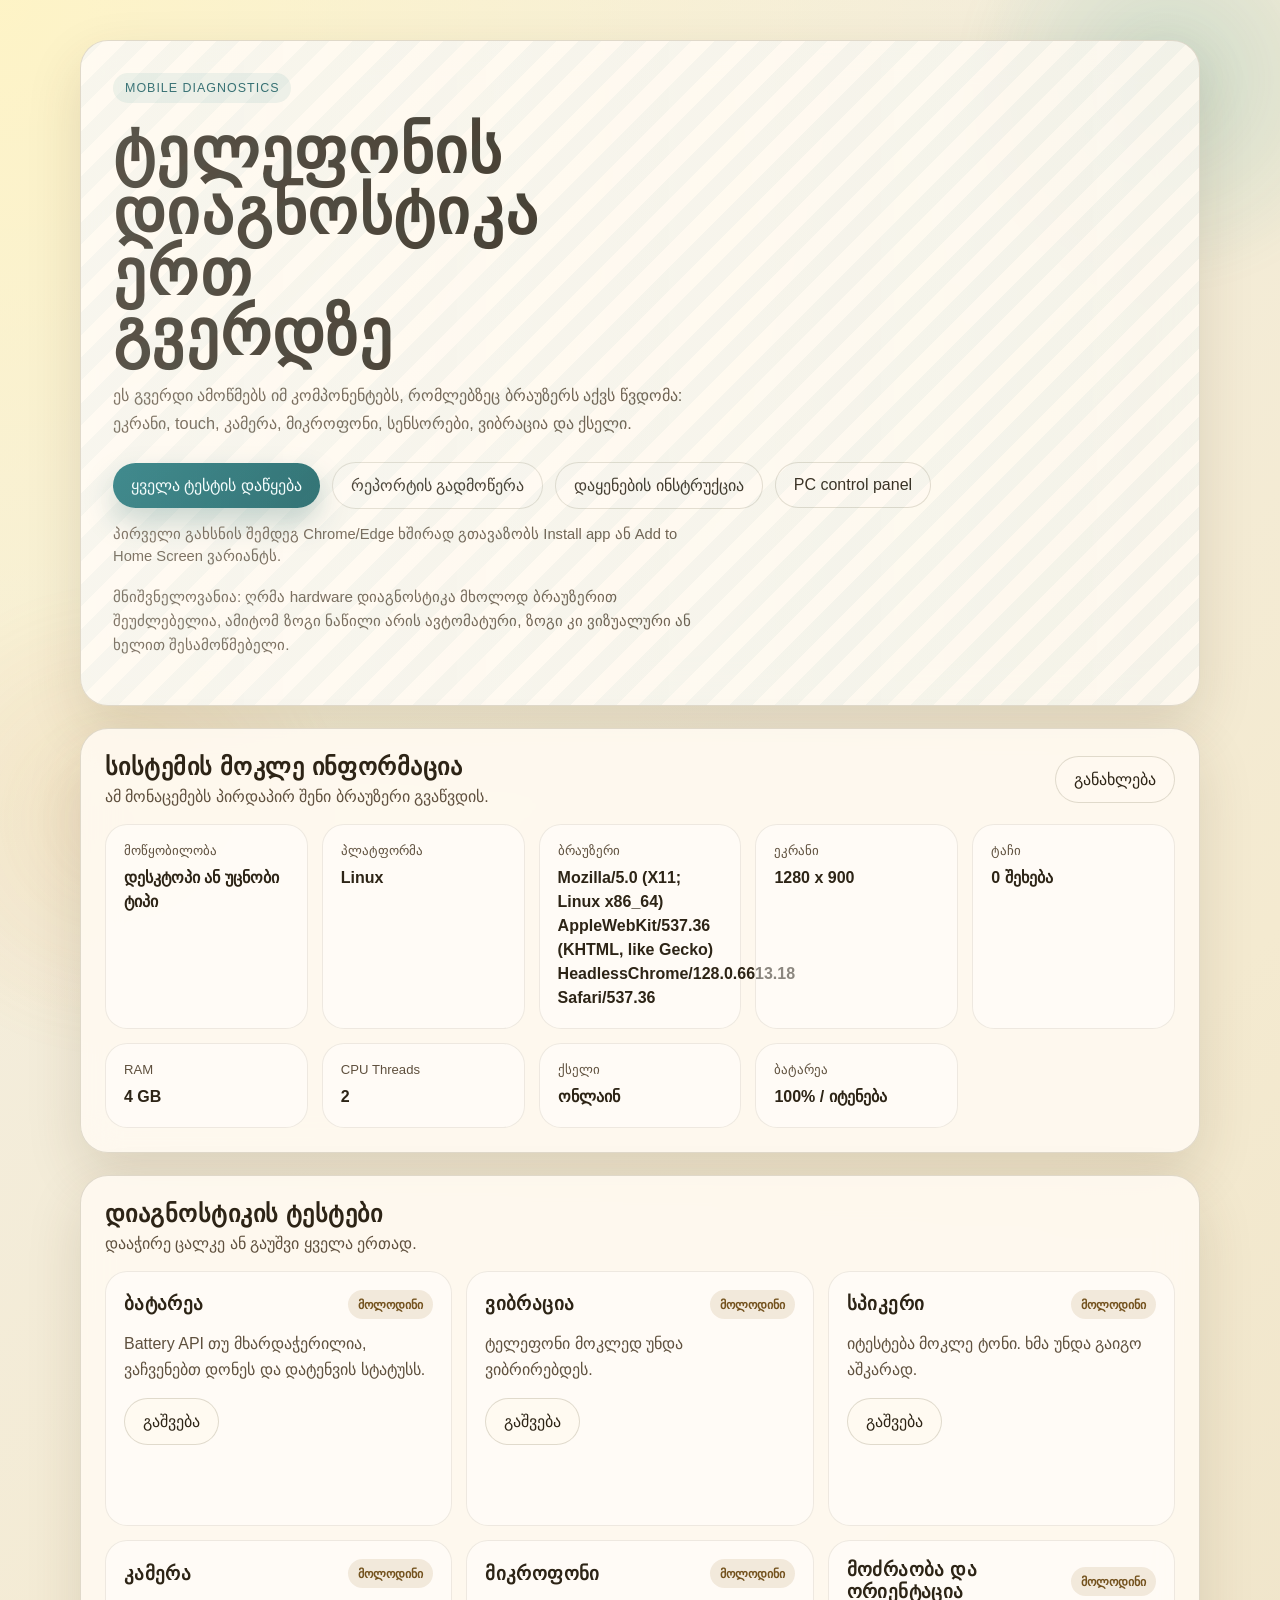
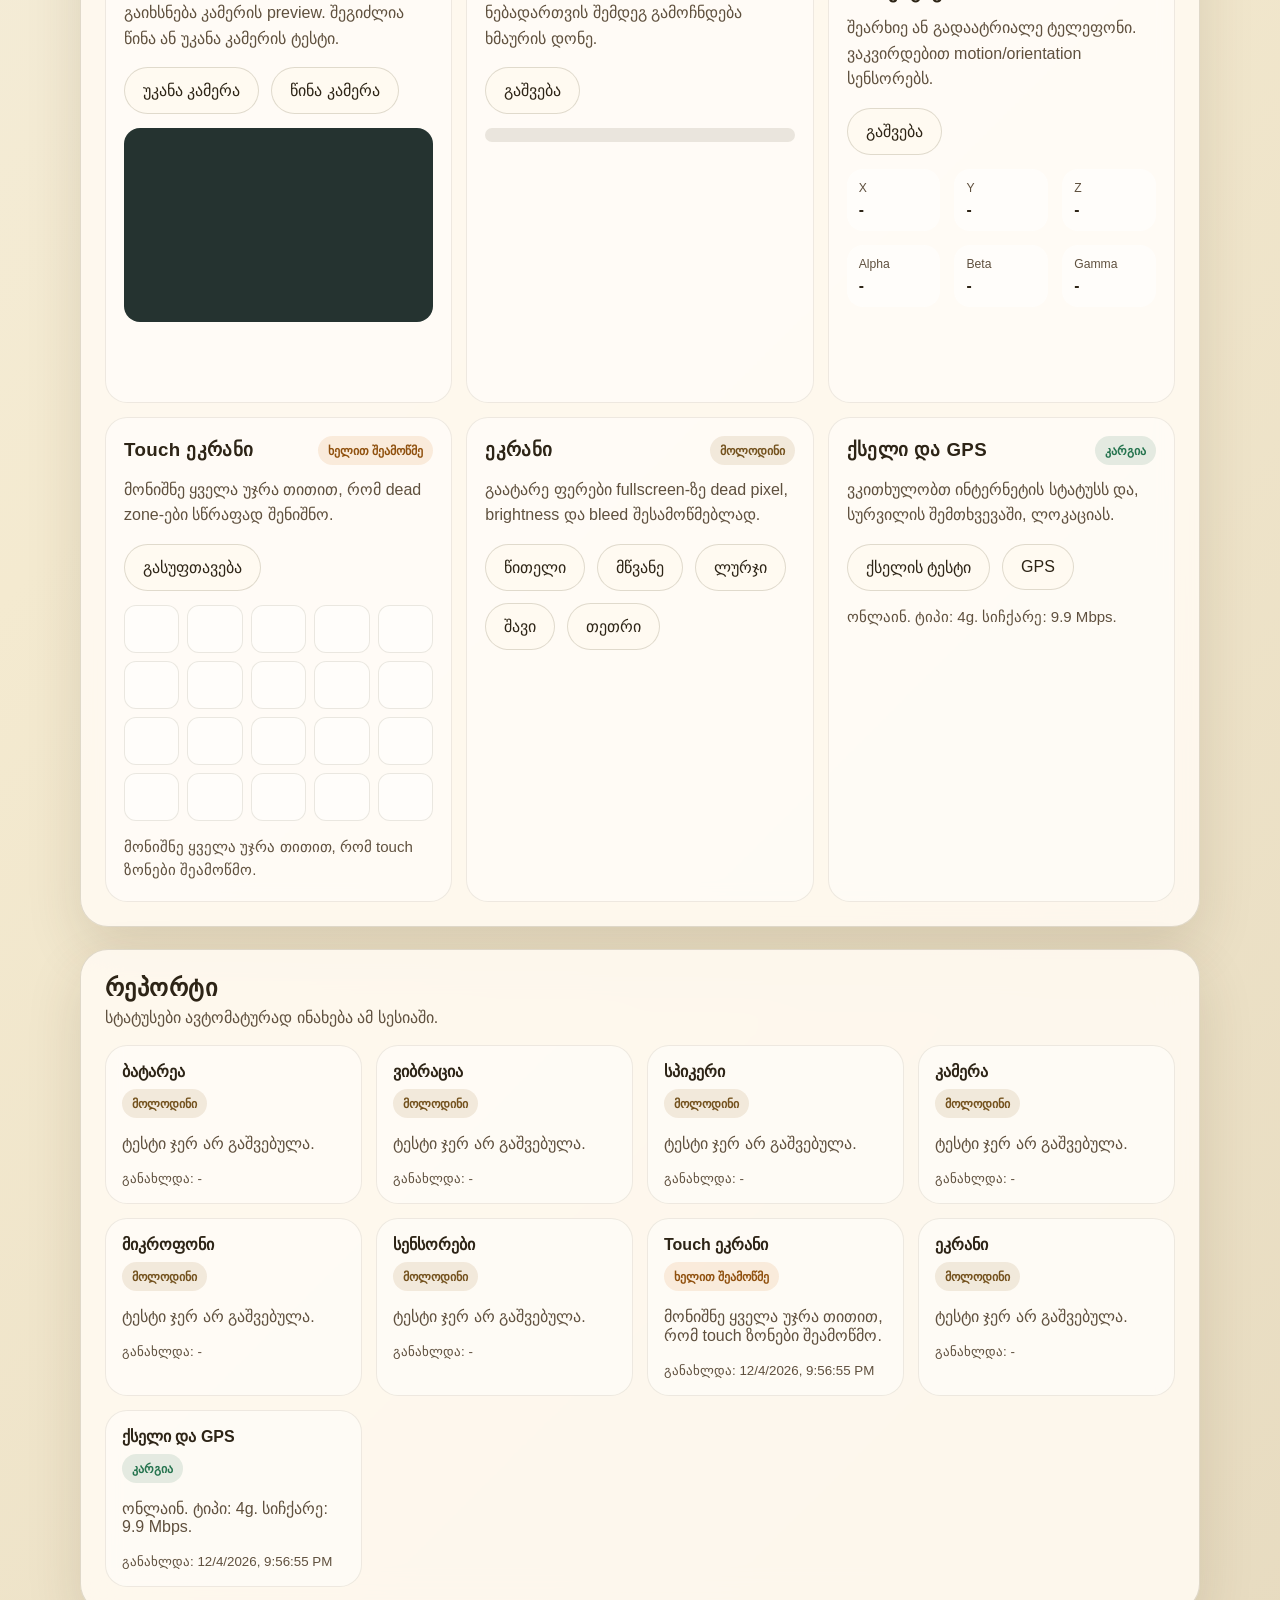
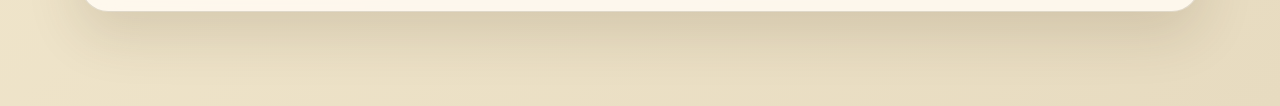
<file: index.html>
<!DOCTYPE html>
<html lang="ka">
  <head>
    <meta charset="UTF-8" />
    <meta name="viewport" content="width=device-width, initial-scale=1.0" />
    <meta
      name="description"
      content="ტელეფონის სწრაფი დიაგნოსტიკა ბრაუზერიდან: ეკრანი, touch, კამერა, მიკროფონი, ვიბრაცია, სენსორები და კავშირი."
    />
    <title>Phone Check</title>
    <meta name="theme-color" content="#0d6b6f" />
    <meta name="apple-mobile-web-app-capable" content="yes" />
    <meta name="apple-mobile-web-app-title" content="Phone Check" />
    <link rel="manifest" href="./manifest-phone.webmanifest" />
    <link rel="icon" href="./icons/phone-check-192.png" />
    <link rel="apple-touch-icon" href="./icons/phone-check-180.png" />
    <link rel="stylesheet" href="./styles.css" />
  </head>
  <body>
    <div class="page-shell">
      <div class="backdrop backdrop-a"></div>
      <div class="backdrop backdrop-b"></div>

      <main class="app">
        <section class="hero reveal">
          <div class="eyebrow">Mobile Diagnostics</div>
          <h1>ტელეფონის დიაგნოსტიკა ერთ გვერდზე</h1>
          <div id="secure-context-warning" class="context-warning hidden">
            გახსნილი ხარ არა-უსაფრთხო მისამართიდან. კამერა, მიკროფონი და GPS სრულად იმუშავებს მხოლოდ
            https ან localhost გარემოში.
          </div>
          <p class="hero-copy">
            ეს გვერდი ამოწმებს იმ კომპონენტებს, რომლებზეც ბრაუზერს აქვს წვდომა:
            ეკრანი, touch, კამერა, მიკროფონი, სენსორები, ვიბრაცია და ქსელი.
          </p>
          <div class="hero-actions">
            <button id="run-all" class="btn btn-primary">ყველა ტესტის დაწყება</button>
            <button id="export-report" class="btn btn-secondary">რეპორტის გადმოწერა</button>
            <button id="install-app" class="btn btn-secondary" data-install-app>აპის დაყენება</button>
            <a href="./desktop.html" class="btn btn-secondary link-btn">PC control panel</a>
          </div>
          <p class="install-note" data-install-status></p>
          <p class="note">
            მნიშვნელოვანია: ღრმა hardware დიაგნოსტიკა მხოლოდ ბრაუზერით შეუძლებელია,
            ამიტომ ზოგი ნაწილი არის ავტომატური, ზოგი კი ვიზუალური ან ხელით შესამოწმებელი.
          </p>
        </section>

        <section class="panel reveal">
          <div class="panel-heading">
            <div>
              <h2>სისტემის მოკლე ინფორმაცია</h2>
              <p>ამ მონაცემებს პირდაპირ შენი ბრაუზერი გვაწვდის.</p>
            </div>
            <button id="refresh-info" class="btn btn-ghost">განახლება</button>
          </div>
          <div id="device-summary" class="summary-grid"></div>
        </section>

        <section class="panel reveal">
          <div class="panel-heading">
            <div>
              <h2>დიაგნოსტიკის ტესტები</h2>
              <p>დააჭირე ცალკე ან გაუშვი ყველა ერთად.</p>
            </div>
          </div>
          <div class="test-grid">
            <article class="test-card" data-test="battery">
              <div class="test-top">
                <h3>ბატარეა</h3>
                <span class="status-badge pending">მოლოდინი</span>
              </div>
              <p>Battery API თუ მხარდაჭერილია, ვაჩვენებთ დონეს და დატენვის სტატუსს.</p>
              <button class="btn btn-card" data-action="battery">გაშვება</button>
              <div class="test-result" data-result="battery"></div>
            </article>

            <article class="test-card" data-test="vibration">
              <div class="test-top">
                <h3>ვიბრაცია</h3>
                <span class="status-badge pending">მოლოდინი</span>
              </div>
              <p>ტელეფონი მოკლედ უნდა ვიბრირებდეს.</p>
              <button class="btn btn-card" data-action="vibration">გაშვება</button>
              <div class="test-result" data-result="vibration"></div>
            </article>

            <article class="test-card" data-test="audio">
              <div class="test-top">
                <h3>სპიკერი</h3>
                <span class="status-badge pending">მოლოდინი</span>
              </div>
              <p>იტესტება მოკლე ტონი. ხმა უნდა გაიგო აშკარად.</p>
              <button class="btn btn-card" data-action="audio">გაშვება</button>
              <div class="test-result" data-result="audio"></div>
            </article>

            <article class="test-card" data-test="camera">
              <div class="test-top">
                <h3>კამერა</h3>
                <span class="status-badge pending">მოლოდინი</span>
              </div>
              <p>გაიხსნება კამერის preview. შეგიძლია წინა ან უკანა კამერის ტესტი.</p>
              <div class="inline-actions">
                <button class="btn btn-card" data-action="camera-back">უკანა კამერა</button>
                <button class="btn btn-card" data-action="camera-front">წინა კამერა</button>
              </div>
              <div class="media-frame">
                <video id="camera-preview" playsinline autoplay muted></video>
              </div>
              <div class="test-result" data-result="camera"></div>
            </article>

            <article class="test-card" data-test="microphone">
              <div class="test-top">
                <h3>მიკროფონი</h3>
                <span class="status-badge pending">მოლოდინი</span>
              </div>
              <p>ნებადართვის შემდეგ გამოჩნდება ხმაურის დონე.</p>
              <button class="btn btn-card" data-action="microphone">გაშვება</button>
              <div class="meter">
                <div id="mic-level" class="meter-bar"></div>
              </div>
              <div class="test-result" data-result="microphone"></div>
            </article>

            <article class="test-card" data-test="sensors">
              <div class="test-top">
                <h3>მოძრაობა და ორიენტაცია</h3>
                <span class="status-badge pending">მოლოდინი</span>
              </div>
              <p>შეარხიე ან გადაატრიალე ტელეფონი. ვაკვირდებით motion/orientation სენსორებს.</p>
              <button class="btn btn-card" data-action="sensors">გაშვება</button>
              <div class="sensor-grid">
                <div><span>X</span><strong id="motion-x">-</strong></div>
                <div><span>Y</span><strong id="motion-y">-</strong></div>
                <div><span>Z</span><strong id="motion-z">-</strong></div>
                <div><span>Alpha</span><strong id="orientation-a">-</strong></div>
                <div><span>Beta</span><strong id="orientation-b">-</strong></div>
                <div><span>Gamma</span><strong id="orientation-c">-</strong></div>
              </div>
              <div class="test-result" data-result="sensors"></div>
            </article>

            <article class="test-card" data-test="touch">
              <div class="test-top">
                <h3>Touch ეკრანი</h3>
                <span class="status-badge pending">მოლოდინი</span>
              </div>
              <p>მონიშნე ყველა უჯრა თითით, რომ dead zone-ები სწრაფად შენიშნო.</p>
              <button class="btn btn-card" data-action="touch-reset">გასუფთავება</button>
              <div id="touch-grid" class="touch-grid" aria-label="Touch test grid"></div>
              <div class="test-result" data-result="touch"></div>
            </article>

            <article class="test-card" data-test="screen">
              <div class="test-top">
                <h3>ეკრანი</h3>
                <span class="status-badge pending">მოლოდინი</span>
              </div>
              <p>გაატარე ფერები fullscreen-ზე dead pixel, brightness და bleed შესამოწმებლად.</p>
              <div class="inline-actions">
                <button class="btn btn-card" data-action="screen-red">წითელი</button>
                <button class="btn btn-card" data-action="screen-green">მწვანე</button>
                <button class="btn btn-card" data-action="screen-blue">ლურჯი</button>
                <button class="btn btn-card" data-action="screen-black">შავი</button>
                <button class="btn btn-card" data-action="screen-white">თეთრი</button>
              </div>
              <div class="test-result" data-result="screen"></div>
            </article>

            <article class="test-card" data-test="network">
              <div class="test-top">
                <h3>ქსელი და GPS</h3>
                <span class="status-badge pending">მოლოდინი</span>
              </div>
              <p>ვკითხულობთ ინტერნეტის სტატუსს და, სურვილის შემთხვევაში, ლოკაციას.</p>
              <div class="inline-actions">
                <button class="btn btn-card" data-action="network">ქსელის ტესტი</button>
                <button class="btn btn-card" data-action="geolocation">GPS</button>
              </div>
              <div class="test-result" data-result="network"></div>
            </article>
          </div>
        </section>

        <section class="panel reveal">
          <div class="panel-heading">
            <div>
              <h2>რეპორტი</h2>
              <p>სტატუსები ავტომატურად ინახება ამ სესიაში.</p>
            </div>
          </div>
          <div id="report-list" class="report-list"></div>
        </section>
      </main>
    </div>

    <div id="screen-overlay" class="screen-overlay hidden" role="dialog" aria-modal="true">
      <button id="close-overlay" class="overlay-close">დახურვა</button>
      <div class="overlay-instruction">
        დაათვალიერე ეკრანი და დაბრუნდი დახურვით.
      </div>
    </div>

    <script src="./app.js"></script>
    <script src="./pwa.js"></script>
  </body>
</html>
</file>
<file: styles.css>
:root {
  --bg: #f3efe4;
  --bg-deep: #e7dbc0;
  --panel: rgba(255, 250, 241, 0.9);
  --panel-strong: rgba(255, 250, 241, 0.97);
  --line: rgba(87, 72, 41, 0.18);
  --text: #2d2416;
  --muted: #5f503e;
  --accent: #0d6b6f;
  --accent-strong: #094f52;
  --warm: #d9863b;
  --danger: #b0413e;
  --success: #26744f;
  --shadow: 0 22px 55px rgba(73, 52, 23, 0.14);
  --radius-xl: 28px;
  --radius-lg: 22px;
  --radius-md: 16px;
  --font-body: "Aptos", "Segoe UI", "Trebuchet MS", sans-serif;
  --font-head: "Bahnschrift", "Arial Narrow", "Aptos Narrow", sans-serif;
}

* {
  box-sizing: border-box;
}

html,
body {
  margin: 0;
  min-height: 100%;
}

body {
  font-family: var(--font-body);
  color: var(--text);
  background:
    radial-gradient(circle at top left, rgba(255, 244, 195, 0.9), transparent 30%),
    linear-gradient(135deg, var(--bg) 0%, #f4ead0 48%, var(--bg-deep) 100%);
}

button,
input,
textarea,
select {
  font: inherit;
}

.page-shell {
  position: relative;
  overflow: hidden;
  min-height: 100vh;
}

.backdrop {
  position: fixed;
  inset: auto;
  border-radius: 999px;
  filter: blur(12px);
  opacity: 0.55;
  pointer-events: none;
}

.backdrop-a {
  width: 26rem;
  height: 26rem;
  top: -8rem;
  right: -6rem;
  background: radial-gradient(circle, rgba(17, 136, 129, 0.3) 0%, rgba(17, 136, 129, 0) 72%);
}

.backdrop-b {
  width: 30rem;
  height: 30rem;
  bottom: -10rem;
  left: -8rem;
  background: radial-gradient(circle, rgba(217, 134, 59, 0.22) 0%, rgba(217, 134, 59, 0) 70%);
}

.app {
  width: min(1120px, calc(100% - 32px));
  margin: 0 auto;
  padding: 40px 0 72px;
}

.hero,
.panel {
  position: relative;
  margin-bottom: 22px;
  background: var(--panel);
  border: 1px solid var(--line);
  border-radius: var(--radius-xl);
  box-shadow: var(--shadow);
  backdrop-filter: blur(18px);
}

.hero {
  padding: 32px;
  overflow: hidden;
}

.hero::after {
  content: "";
  position: absolute;
  inset: 0;
  background:
    linear-gradient(90deg, rgba(255, 255, 255, 0.22), transparent),
    repeating-linear-gradient(
      135deg,
      rgba(13, 107, 111, 0.04),
      rgba(13, 107, 111, 0.04) 16px,
      transparent 16px,
      transparent 32px
    );
  pointer-events: none;
}

.eyebrow {
  display: inline-flex;
  align-items: center;
  gap: 8px;
  padding: 8px 12px;
  border-radius: 999px;
  background: rgba(13, 107, 111, 0.09);
  color: var(--accent-strong);
  font-size: 0.78rem;
  letter-spacing: 0.08em;
  text-transform: uppercase;
}

.hero h1,
.panel h2,
.test-card h3 {
  margin: 0;
  font-family: var(--font-head);
  letter-spacing: 0.02em;
}

.hero h1 {
  max-width: 12ch;
  margin-top: 18px;
  font-size: clamp(2.2rem, 5vw, 4.3rem);
  line-height: 0.95;
}

.hero-copy,
.panel p,
.test-card p,
.note,
.context-warning,
.test-result,
.report-item,
.report-item p,
.report-item small {
  color: var(--muted);
}

.hero-copy {
  max-width: 64ch;
  margin: 18px 0 0;
  font-size: 1.02rem;
  line-height: 1.7;
}

.hero-actions,
.inline-actions,
.panel-heading {
  display: flex;
  gap: 12px;
  flex-wrap: wrap;
  align-items: center;
}

.hero-actions {
  margin-top: 24px;
}

.note {
  margin-top: 18px;
  max-width: 70ch;
  font-size: 0.95rem;
  line-height: 1.6;
}

.install-note {
  min-height: 1.4em;
  margin: 14px 0 0;
  max-width: 70ch;
  color: var(--muted);
  font-size: 0.92rem;
  line-height: 1.5;
}

.context-warning {
  display: inline-block;
  margin-top: 16px;
  padding: 12px 14px;
  border-radius: 16px;
  background: rgba(176, 65, 62, 0.1);
  border: 1px solid rgba(176, 65, 62, 0.14);
  color: #7c2d2a;
  line-height: 1.55;
}

.hidden {
  display: none;
}

.panel {
  padding: 24px;
}

.panel-heading {
  justify-content: space-between;
  margin-bottom: 18px;
}

.panel-heading p {
  margin: 6px 0 0;
}

.btn {
  appearance: none;
  border: 0;
  border-radius: 999px;
  padding: 13px 18px;
  cursor: pointer;
  transition: transform 180ms ease, box-shadow 180ms ease, background 180ms ease;
}

.btn:hover {
  transform: translateY(-1px);
}

.btn:active {
  transform: translateY(0);
}

.btn:disabled {
  opacity: 0.72;
  cursor: default;
  transform: none;
}

.btn-primary {
  background: linear-gradient(135deg, var(--accent) 0%, #0a5658 100%);
  color: #f6fffe;
  box-shadow: 0 14px 30px rgba(10, 86, 88, 0.28);
}

.btn-secondary,
.btn-card,
.btn-ghost {
  background: var(--panel-strong);
  color: var(--text);
  border: 1px solid var(--line);
}

.link-btn {
  display: inline-flex;
  align-items: center;
  justify-content: center;
  text-decoration: none;
}

.btn-card {
  width: fit-content;
}

.summary-grid,
.test-grid,
.report-list,
.sensor-grid {
  display: grid;
  gap: 14px;
}

.summary-grid {
  grid-template-columns: repeat(auto-fit, minmax(180px, 1fr));
}

.summary-card,
.test-card,
.report-item {
  background: rgba(255, 255, 255, 0.45);
  border: 1px solid rgba(87, 72, 41, 0.1);
  border-radius: var(--radius-lg);
}

.summary-card {
  padding: 18px;
}

.summary-card span {
  display: block;
  font-size: 0.82rem;
  color: var(--muted);
}

.summary-card strong {
  display: block;
  margin-top: 8px;
  font-size: 1rem;
  color: var(--text);
  line-height: 1.5;
}

.test-grid {
  grid-template-columns: repeat(auto-fit, minmax(280px, 1fr));
}

.test-card {
  padding: 18px;
}

.test-top {
  display: flex;
  justify-content: space-between;
  gap: 12px;
  align-items: center;
}

.test-card p {
  margin: 12px 0 16px;
  line-height: 1.6;
}

.status-badge {
  display: inline-flex;
  align-items: center;
  width: fit-content;
  padding: 7px 10px;
  border-radius: 999px;
  font-size: 0.78rem;
  font-weight: 700;
}

.status-badge.pending {
  background: rgba(160, 124, 58, 0.14);
  color: #74521e;
}

.status-badge.running {
  background: rgba(13, 107, 111, 0.12);
  color: var(--accent-strong);
}

.status-badge.success {
  background: rgba(38, 116, 79, 0.12);
  color: var(--success);
}

.status-badge.manual {
  background: rgba(217, 134, 59, 0.14);
  color: #90510f;
}

.status-badge.error {
  background: rgba(176, 65, 62, 0.12);
  color: var(--danger);
}

.test-result {
  min-height: 48px;
  margin-top: 14px;
  font-size: 0.94rem;
  line-height: 1.55;
}

.media-frame {
  margin-top: 14px;
  border-radius: var(--radius-md);
  overflow: hidden;
  background: rgba(14, 31, 27, 0.9);
  aspect-ratio: 16 / 10;
}

.media-frame video {
  width: 100%;
  height: 100%;
  object-fit: cover;
  display: block;
}

.meter {
  height: 14px;
  margin-top: 14px;
  border-radius: 999px;
  background: rgba(87, 72, 41, 0.12);
  overflow: hidden;
}

.meter-bar {
  width: 0%;
  height: 100%;
  border-radius: inherit;
  background: linear-gradient(90deg, var(--accent) 0%, var(--warm) 100%);
  transition: width 100ms linear;
}

.sensor-grid {
  grid-template-columns: repeat(3, minmax(72px, 1fr));
  margin-top: 14px;
}

.sensor-grid div {
  padding: 12px;
  border-radius: var(--radius-md);
  background: rgba(255, 255, 255, 0.5);
}

.sensor-grid span {
  display: block;
  font-size: 0.76rem;
  color: var(--muted);
  margin-bottom: 6px;
}

.sensor-grid strong {
  display: block;
  font-size: 0.98rem;
}

.touch-grid {
  display: grid;
  grid-template-columns: repeat(5, 1fr);
  gap: 8px;
  margin-top: 14px;
}

.touch-cell {
  min-height: 48px;
  border-radius: 12px;
  border: 1px solid rgba(87, 72, 41, 0.12);
  background: rgba(255, 255, 255, 0.42);
  touch-action: none;
  transition: background 150ms ease, border-color 150ms ease, transform 150ms ease;
}

.touch-cell.active {
  background: rgba(13, 107, 111, 0.22);
  border-color: rgba(13, 107, 111, 0.42);
  transform: scale(0.98);
}

.report-list {
  grid-template-columns: repeat(auto-fit, minmax(220px, 1fr));
}

.report-item {
  padding: 16px;
}

.report-item strong {
  display: block;
  margin-bottom: 8px;
  color: var(--text);
}

.screen-overlay {
  position: fixed;
  inset: 0;
  z-index: 30;
  display: flex;
  flex-direction: column;
  justify-content: space-between;
  padding: 20px;
}

.screen-overlay.hidden {
  display: none;
}

.overlay-close {
  align-self: flex-end;
  appearance: none;
  border: 0;
  border-radius: 999px;
  padding: 12px 18px;
  background: rgba(255, 255, 255, 0.18);
  color: #fff;
  backdrop-filter: blur(10px);
  font: inherit;
  cursor: pointer;
}

.overlay-instruction {
  align-self: center;
  margin-bottom: 22px;
  padding: 10px 14px;
  border-radius: 999px;
  background: rgba(255, 255, 255, 0.18);
  color: #fff;
  backdrop-filter: blur(10px);
}

.reveal {
  opacity: 0;
  transform: translateY(18px);
  animation: rise 700ms ease forwards;
}

.reveal:nth-child(2) {
  animation-delay: 90ms;
}

.reveal:nth-child(3) {
  animation-delay: 180ms;
}

.reveal:nth-child(4) {
  animation-delay: 270ms;
}

@keyframes rise {
  to {
    opacity: 1;
    transform: translateY(0);
  }
}

@media (max-width: 720px) {
  .app {
    width: min(100% - 20px, 1120px);
    padding-top: 18px;
  }

  .hero,
  .panel {
    padding: 18px;
    border-radius: 24px;
  }

  .hero h1 {
    max-width: none;
  }

  .touch-grid {
    grid-template-columns: repeat(4, 1fr);
  }
}
</file>
